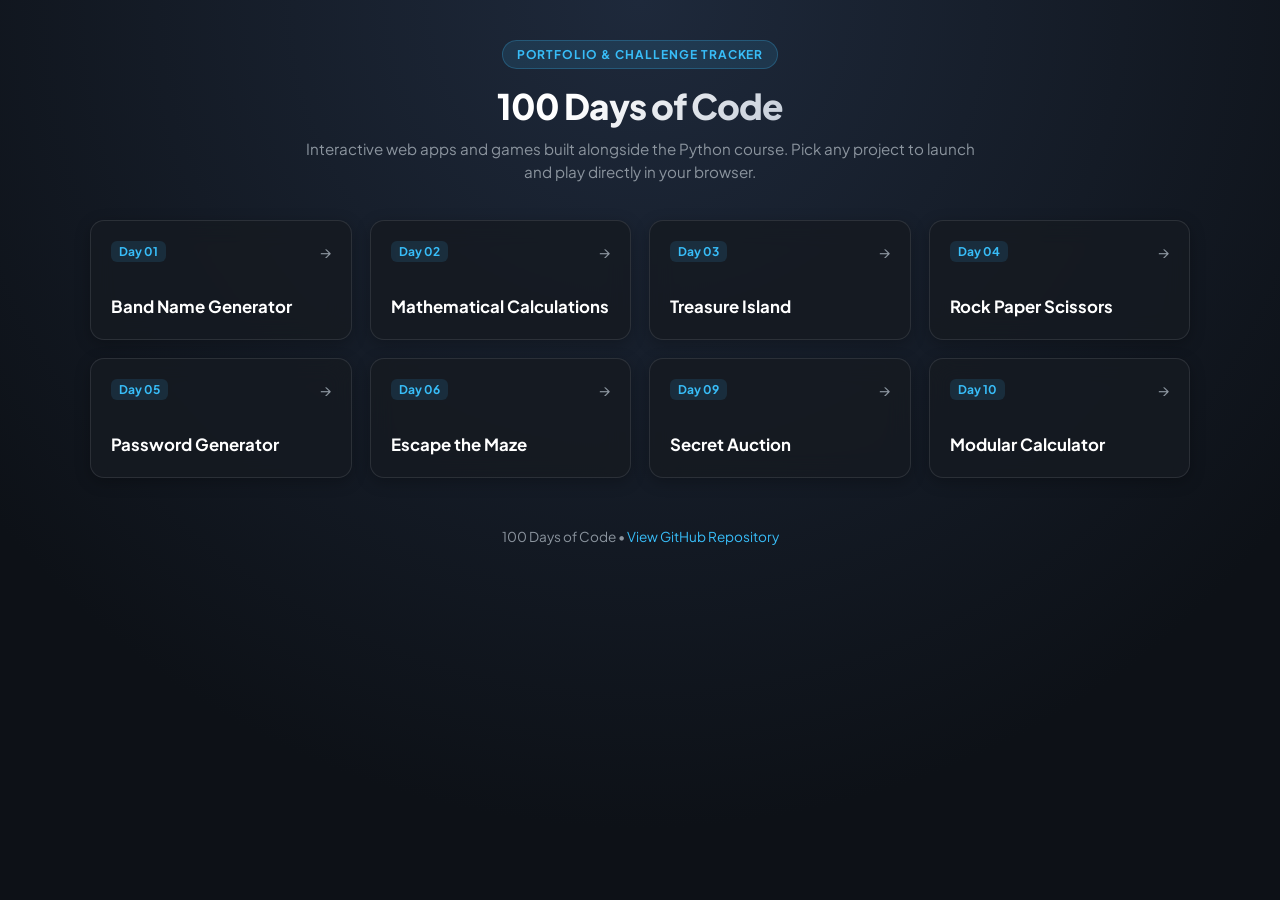
<file: index.html>
﻿<!DOCTYPE html>
<html lang="en">
<head>
  <meta charset="UTF-8">
  <meta name="viewport" content="width=device-width, initial-scale=1.0">
  <title>100 Days of Code 🚀</title>
  <link rel="preconnect" href="https://fonts.googleapis.com">
  <link rel="preconnect" href="https://fonts.gstatic.com" crossorigin>
  <link href="https://fonts.googleapis.com/css2?family=Plus+Jakarta+Sans:wght@400;500;600;700;800&display=swap" rel="stylesheet">
  <style>
    :root {
      --bg: #0d1117;
      --card-bg: rgba(22, 27, 34, 0.85);
      --card-border: rgba(240, 246, 252, 0.1);
      --card-hover: rgba(30, 41, 59, 0.95);
      --accent: #38bdf8;
      --text: #f0f6fc;
      --text-muted: #8b949e;
    }

    * {
      box-sizing: border-box;
      margin: 0;
      padding: 0;
    }

    body {
      font-family: 'Plus Jakarta Sans', -apple-system, BlinkMacSystemFont, "Segoe UI", Roboto, sans-serif;
      min-height: 100vh;
      background: radial-gradient(circle at 50% 0%, #1e293b 0%, #0d1117 75%);
      background-color: var(--bg);
      color: var(--text);
      padding: 40px 20px 60px;
      display: flex;
      flex-direction: column;
      align-items: center;
    }

    .header {
      text-align: center;
      max-width: 680px;
      margin-bottom: 36px;
    }

    .badge {
      display: inline-block;
      font-size: 0.75rem;
      font-weight: 700;
      text-transform: uppercase;
      letter-spacing: 0.08em;
      color: var(--accent);
      background: rgba(56, 189, 248, 0.12);
      border: 1px solid rgba(56, 189, 248, 0.25);
      padding: 6px 14px;
      border-radius: 9999px;
      margin-bottom: 14px;
    }

    h1 {
      font-size: 2.2rem;
      font-weight: 800;
      letter-spacing: -0.03em;
      margin-bottom: 10px;
      background: linear-gradient(135deg, #ffffff 40%, #94a3b8 100%);
      -webkit-background-clip: text;
      -webkit-text-fill-color: transparent;
    }

    p.subtitle {
      font-size: 0.95rem;
      color: var(--text-muted);
      line-height: 1.5;
    }

    .grid {
      display: grid;
      grid-template-columns: repeat(auto-fill, minmax(260px, 1fr));
      gap: 18px;
      width: 100%;
      max-width: 1100px;
    }

    a.card {
      display: flex;
      flex-direction: column;
      justify-content: space-between;
      min-height: 120px;
      padding: 20px;
      background: var(--card-bg);
      border: 1px solid var(--card-border);
      border-radius: 14px;
      text-decoration: none;
      color: var(--text);
      box-shadow: 0 4px 15px rgba(0, 0, 0, 0.25);
      transition: all 0.2s cubic-bezier(0.4, 0, 0.2, 1);
      backdrop-filter: blur(12px);
    }

    a.card:hover {
      transform: translateY(-4px);
      background: var(--card-hover);
      border-color: rgba(56, 189, 248, 0.35);
      box-shadow: 0 10px 25px rgba(0, 0, 0, 0.4), 0 0 20px rgba(56, 189, 248, 0.15);
    }

    .card-top {
      display: flex;
      justify-content: space-between;
      align-items: center;
      margin-bottom: 12px;
    }

    .card-day {
      font-size: 0.75rem;
      font-weight: 700;
      color: var(--accent);
      background: rgba(56, 189, 248, 0.12);
      padding: 3px 8px;
      border-radius: 6px;
    }

    .card-arrow {
      color: var(--text-muted);
      font-size: 1rem;
      transition: transform 0.2s ease;
    }

    a.card:hover .card-arrow {
      transform: translateX(3px);
      color: var(--accent);
    }

    .card-title {
      font-size: 1.05rem;
      font-weight: 700;
      color: #fff;
      line-height: 1.35;
    }

    footer {
      margin-top: 50px;
      color: var(--text-muted);
      font-size: 0.85rem;
      text-align: center;
    }
    
    footer a {
      color: var(--accent);
      text-decoration: none;
    }
  </style>
</head>

<body>

  <header class="header">
    <span class="badge">Portfolio & Challenge Tracker</span>
    <h1>100 Days of Code</h1>
    <p class="subtitle">Interactive web apps and games built alongside the Python course. Pick any project to launch and play directly in your browser.</p>
  </header>

  <div class="grid">
    <a class="card" href="./Day 1 - Band Name Generator/">
      <div class="card-top">
        <span class="card-day">Day 01</span>
        <span class="card-arrow">→</span>
      </div>
      <div class="card-title">Band Name Generator</div>
    </a>

    <a class="card" href="./Day 2 - Mathematical Calculations/">
      <div class="card-top">
        <span class="card-day">Day 02</span>
        <span class="card-arrow">→</span>
      </div>
      <div class="card-title">Mathematical Calculations</div>
    </a>

    <a class="card" href="./Day 3 - Treasure Island/">
      <div class="card-top">
        <span class="card-day">Day 03</span>
        <span class="card-arrow">→</span>
      </div>
      <div class="card-title">Treasure Island</div>
    </a>

    <a class="card" href="./Day 4 - Rock Paper Scissors/">
      <div class="card-top">
        <span class="card-day">Day 04</span>
        <span class="card-arrow">→</span>
      </div>
      <div class="card-title">Rock Paper Scissors</div>
    </a>

    <a class="card" href="./Day 5 - Password Generator/">
      <div class="card-top">
        <span class="card-day">Day 05</span>
        <span class="card-arrow">→</span>
      </div>
      <div class="card-title">Password Generator</div>
    </a>

    <a class="card" href="./Day 6 - Escape the Maze/">
      <div class="card-top">
        <span class="card-day">Day 06</span>
        <span class="card-arrow">→</span>
      </div>
      <div class="card-title">Escape the Maze</div>
    </a>

    <a class="card" href="./Day 9 - Secret Auction/">
      <div class="card-top">
        <span class="card-day">Day 09</span>
        <span class="card-arrow">→</span>
      </div>
      <div class="card-title">Secret Auction</div>
    </a>

    <a class="card" href="./Day 10 - Calculator/">
      <div class="card-top">
        <span class="card-day">Day 10</span>
        <span class="card-arrow">→</span>
      </div>
      <div class="card-title">Modular Calculator</div>
    </a>
  </div>

  <footer>
    <p>100 Days of Code • <a href="https://github.com/aliallam123/100-Days-of-Code" target="_blank">View GitHub Repository</a></p>
  </footer>

</body>
</html>
</file>
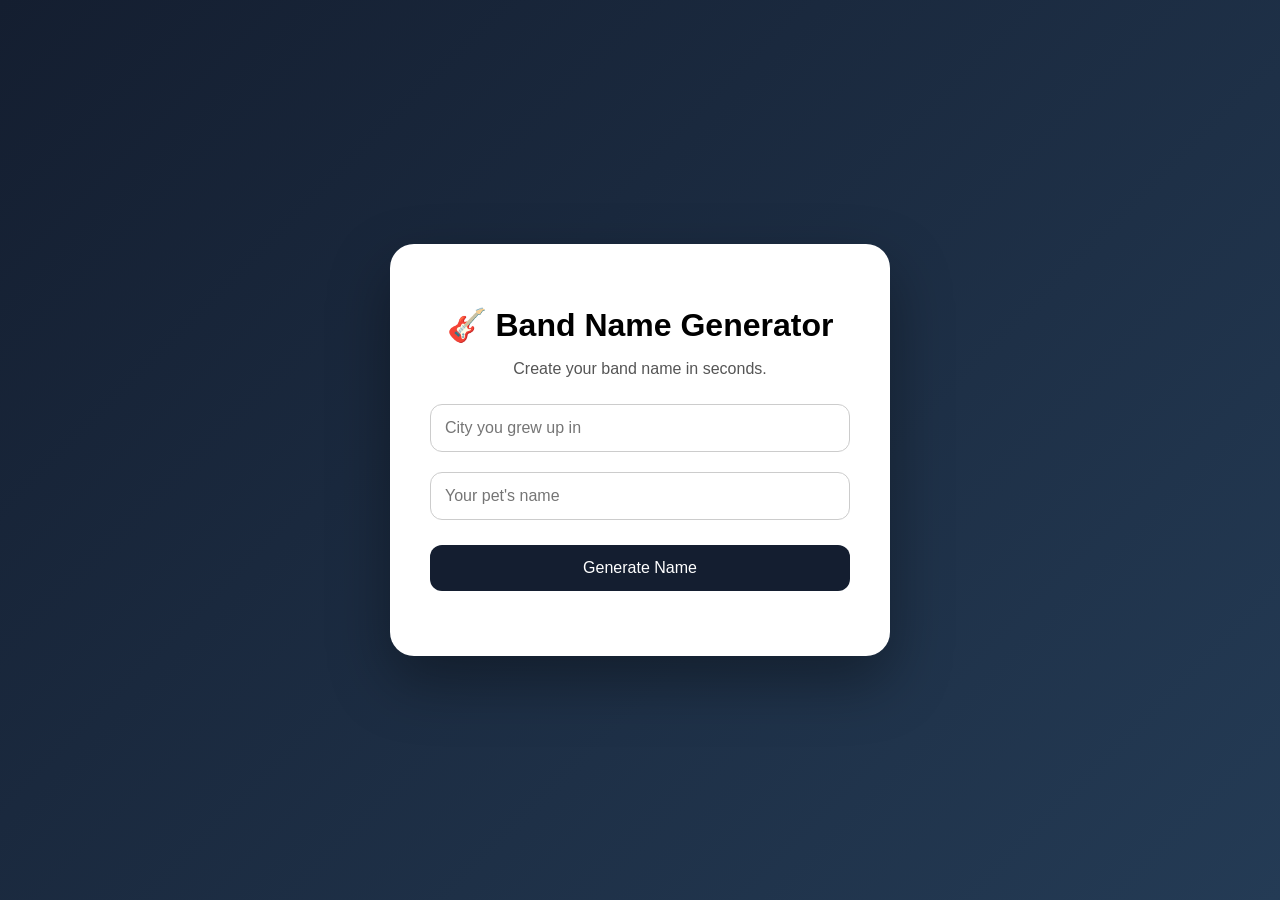
<file: Day 1 - Band Name Generator/index.html>
<!DOCTYPE html>
<html lang="en">
<head>
  <meta charset="UTF-8" />
  <meta name="viewport" content="width=device-width, initial-scale=1.0" />
  <title>Band Name Generator</title>
  <link rel="stylesheet" href="style.css" />
</head>
<body>
  <main class="card">
    <h1>🎸 Band Name Generator</h1>
    <p>Create your band name in seconds.</p>

    <input id="city" type="text" placeholder="City you grew up in" />
    <input id="pet" type="text" placeholder="Your pet's name" />

    <button onclick="generateBandName()">Generate Name</button>

    <h2 id="result"></h2>
  </main>

  <script src="script.js"></script>
</body>
</html>
</file>
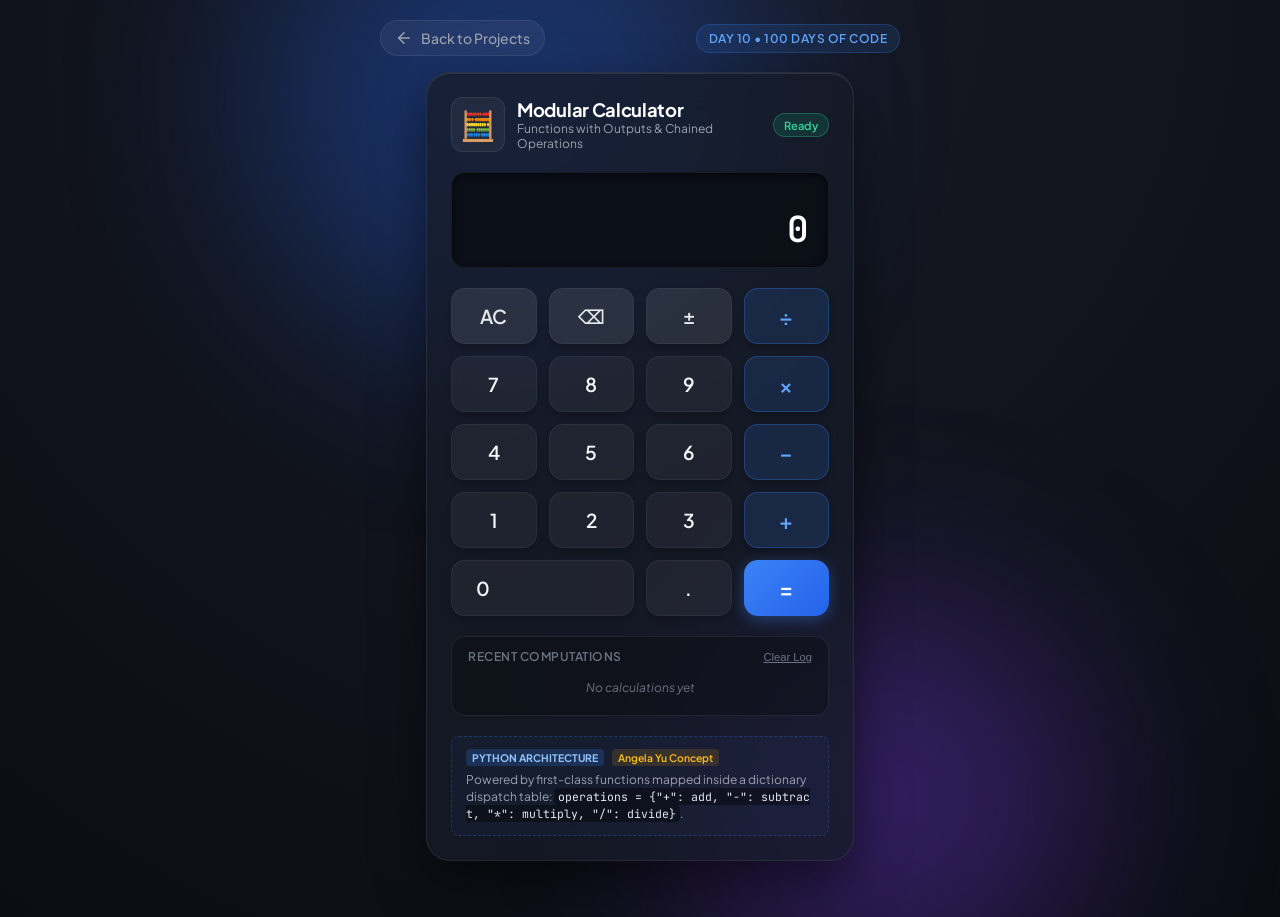
<file: Day 10 - Calculator/index.html>
﻿<!DOCTYPE html>
<html lang="en">
<head>
  <meta charset="UTF-8" />
  <meta name="viewport" content="width=device-width, initial-scale=1.0" />
  <title>Day 10 - Modular Calculator</title>
  <link rel="preconnect" href="https://fonts.googleapis.com">
  <link rel="preconnect" href="https://fonts.gstatic.com" crossorigin>
  <link href="https://fonts.googleapis.com/css2?family=Plus+Jakarta+Sans:wght@400;500;600;700;800&family=JetBrains+Mono:wght@400;600&display=swap" rel="stylesheet">
  <link rel="stylesheet" href="style.css" />
</head>
<body>
  <div class="ambient-glow glow-1"></div>
  <div class="ambient-glow glow-2"></div>

  <header class="top-nav">
    <a href="../index.html" class="nav-back">
      <svg width="18" height="18" viewBox="0 0 24 24" fill="none" stroke="currentColor" stroke-width="2" stroke-linecap="round" stroke-linejoin="round">
        <line x1="19" y1="12" x2="5" y2="12"></line>
        <polyline points="12 19 5 12 12 5"></polyline>
      </svg>
      <span>Back to Projects</span>
    </a>
    <div class="badge">Day 10 • 100 Days of Code</div>
  </header>

  <main class="container">
    <div class="calculator-card">
      <div class="calc-header">
        <div class="calc-title">
          <span class="icon">🧮</span>
          <div>
            <h1>Modular Calculator</h1>
            <p>Functions with Outputs & Chained Operations</p>
          </div>
        </div>
        <div class="status-chip" id="statusChip">Ready</div>
      </div>

      <!-- Display -->
      <div class="calc-display-wrap">
        <div class="history-display" id="historyDisplay">&nbsp;</div>
        <div class="main-display" id="mainDisplay">0</div>
      </div>

      <!-- Keypad -->
      <div class="keypad">
        <button type="button" class="btn btn-action" id="btnClear">AC</button>
        <button type="button" class="btn btn-action" id="btnDelete" aria-label="Delete">⌫</button>
        <button type="button" class="btn btn-action" id="btnToggleSign">±</button>
        <button type="button" class="btn btn-operator" data-op="/">÷</button>

        <button type="button" class="btn btn-number" data-num="7">7</button>
        <button type="button" class="btn btn-number" data-num="8">8</button>
        <button type="button" class="btn btn-number" data-num="9">9</button>
        <button type="button" class="btn btn-operator" data-op="*">×</button>

        <button type="button" class="btn btn-number" data-num="4">4</button>
        <button type="button" class="btn btn-number" data-num="5">5</button>
        <button type="button" class="btn btn-number" data-num="6">6</button>
        <button type="button" class="btn btn-operator" data-op="-">−</button>

        <button type="button" class="btn btn-number" data-num="1">1</button>
        <button type="button" class="btn btn-number" data-num="2">2</button>
        <button type="button" class="btn btn-number" data-num="3">3</button>
        <button type="button" class="btn btn-operator" data-op="+">+</button>

        <button type="button" class="btn btn-number btn-zero" data-num="0">0</button>
        <button type="button" class="btn btn-number" id="btnDot">.</button>
        <button type="button" class="btn btn-equals" id="btnEquals">=</button>
      </div>

      <!-- History toggle / log -->
      <div class="history-panel">
        <div class="history-title">
          <span>Recent Computations</span>
          <button type="button" class="btn-clear-history" id="btnClearHistory">Clear Log</button>
        </div>
        <ul class="history-list" id="historyList">
          <li class="empty-state">No calculations yet</li>
        </ul>
      </div>

      <!-- Logic explanation accordion / banner -->
      <div class="python-logic-card">
        <div class="logic-header">
          <span class="code-tag">Python Architecture</span>
          <span class="yu-tag">Angela Yu Concept</span>
        </div>
        <p class="logic-text">
          Powered by first-class functions mapped inside a dictionary dispatch table:
          <code>operations = {"+": add, "-": subtract, "*": multiply, "/": divide}</code>.
        </p>
      </div>
    </div>
  </main>

  <script src="script.js"></script>
</body>
</html>
</file>
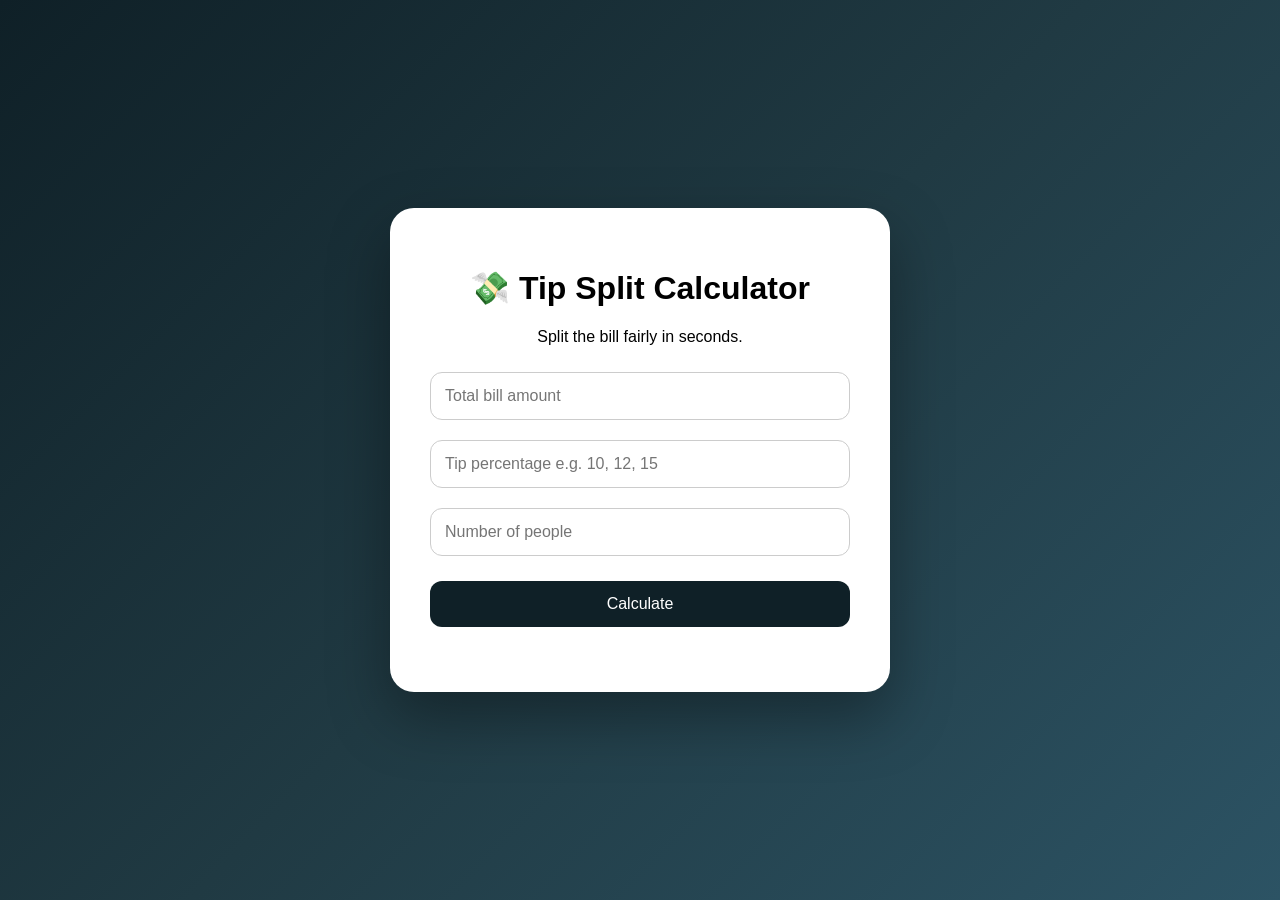
<file: Day 2 - Mathematical Calculations/index.html>
<!DOCTYPE html>
<html>
<head>
  <title>Tip Split Calculator</title>
  <link rel="stylesheet" href="style.css">
</head>
<body>
  <main class="card">
    <h1>💸 Tip Split Calculator</h1>
    <p>Split the bill fairly in seconds.</p>

    <input id="bill" type="number" placeholder="Total bill amount">
    <input id="tip" type="number" placeholder="Tip percentage e.g. 10, 12, 15">
    <input id="people" type="number" placeholder="Number of people">

    <button onclick="calculateTip()">Calculate</button>

    <h2 id="result"></h2>
  </main>

  <script src="script.js"></script>
</body>
</html>
</file>
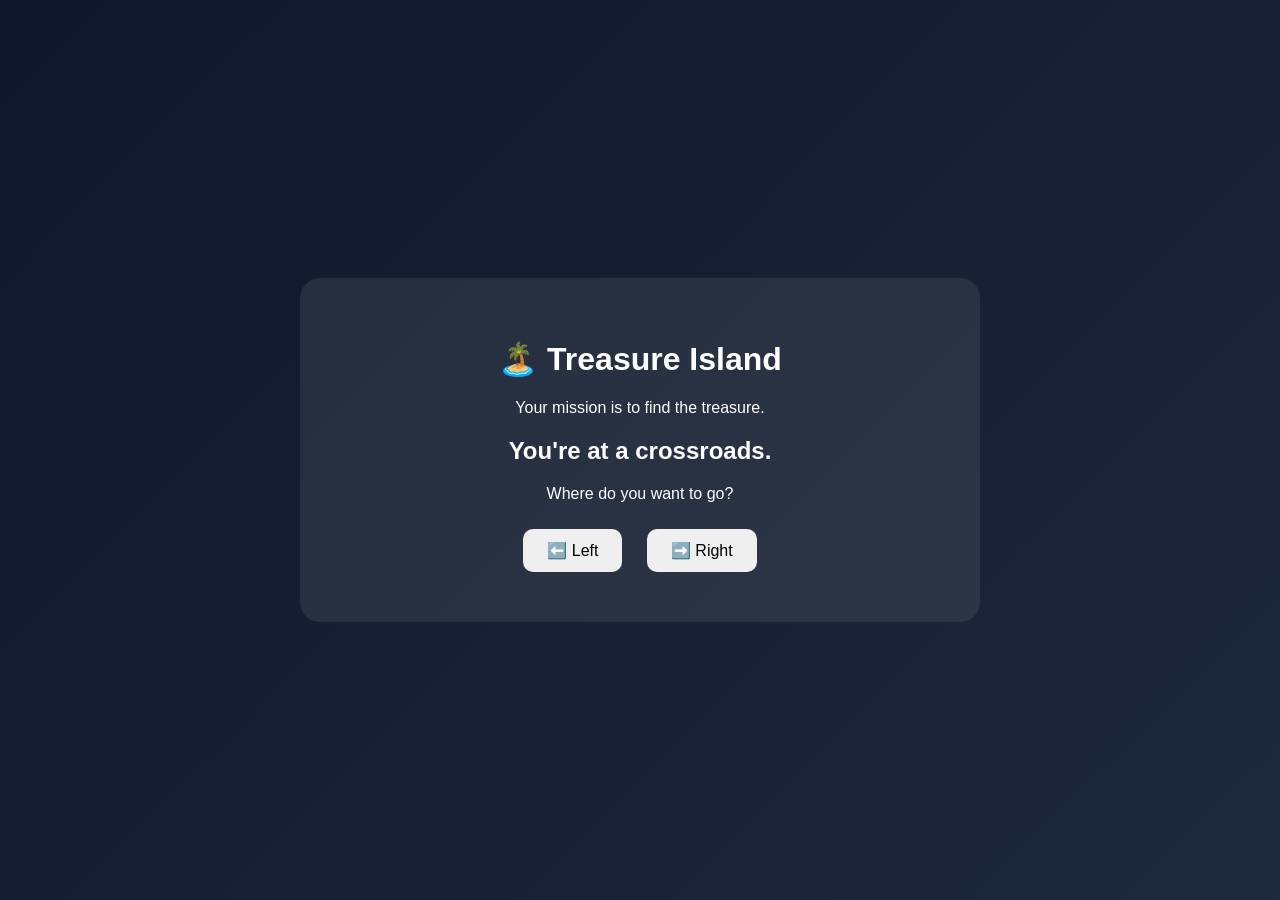
<file: Day 3 - Treasure Island/index.html>
<!DOCTYPE html>
<html lang="en">
<head>
    <meta charset="UTF-8">
    <meta name="viewport" content="width=device-width, initial-scale=1.0">
    <title>Treasure Island</title>
    <link rel="stylesheet" href="style.css">
</head>
<body>

    <div class="game-container">
        <h1>🏝️ Treasure Island</h1>
        <p>Your mission is to find the treasure.</p>

        <div id="story">
            <h2>You're at a crossroads.</h2>
            <p>Where do you want to go?</p>

            <button onclick="chooseDirection('left')">⬅️ Left</button>
            <button onclick="chooseDirection('right')">➡️ Right</button>
        </div>
    </div>

    <script src="script.js"></script>

</body>
</html>
</file>
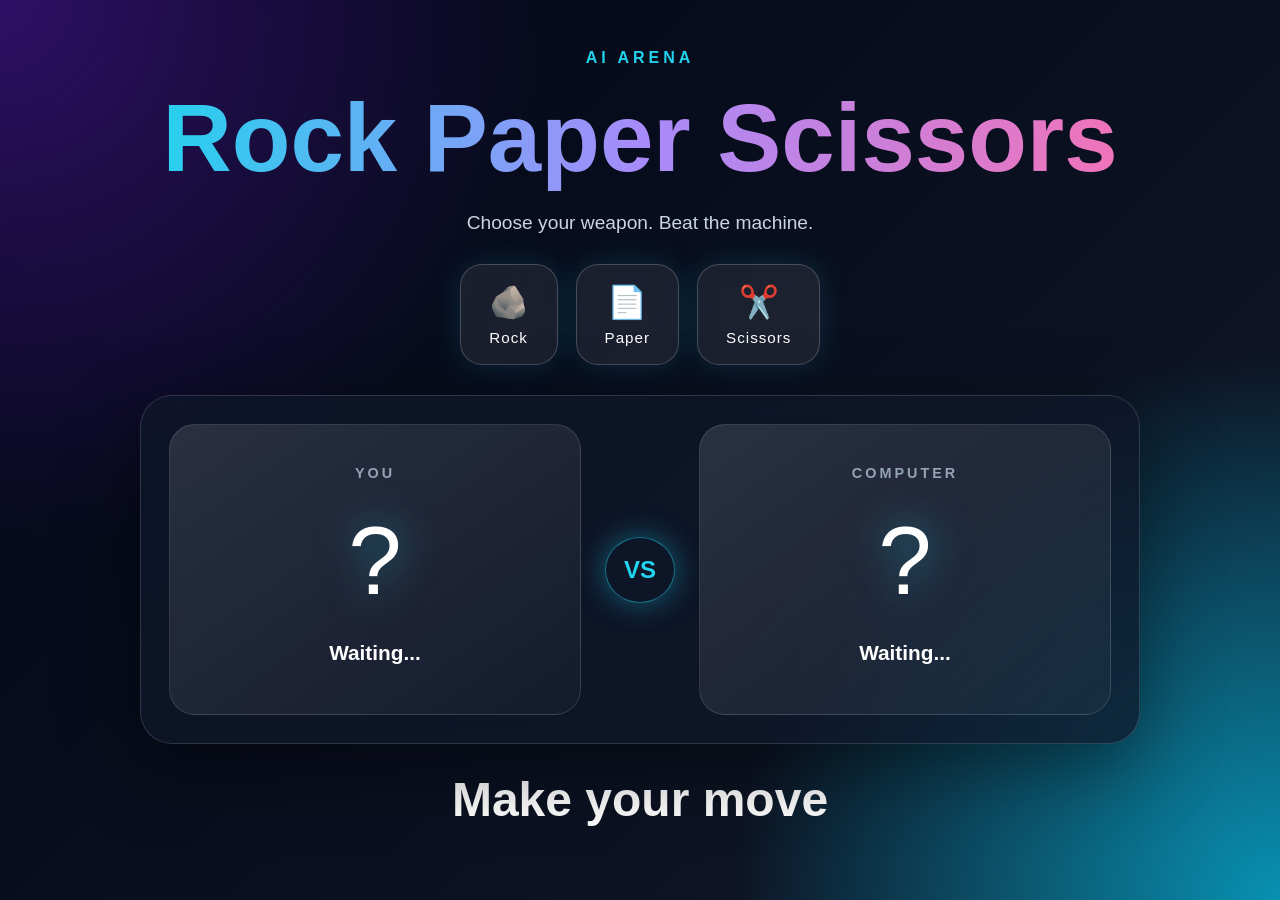
<file: Day 4 - Rock Paper Scissors/index.html>
<!DOCTYPE html>
<html lang="en">
<head>
  <meta charset="UTF-8" />
  <meta name="viewport" content="width=device-width, initial-scale=1.0" />
  <title>Neon RPS</title>
  <link rel="stylesheet" href="style.css" />
</head>
<body>
  <main class="app">
    <section class="hero">
      <p class="eyebrow">AI Arena</p>
      <h1>Rock Paper Scissors</h1>
      <p class="subtitle">Choose your weapon. Beat the machine.</p>

      <div class="choices">
        <button onclick="playGame(0)">🪨<span>Rock</span></button>
        <button onclick="playGame(1)">📄<span>Paper</span></button>
        <button onclick="playGame(2)">✂️<span>Scissors</span></button>
      </div>
    </section>

    <section class="battle-card">
      <div class="player-panel">
        <h2>You</h2>
        <div id="player-icon" class="icon">?</div>
        <p id="player-name">Waiting...</p>
      </div>

      <div class="vs">VS</div>

      <div class="player-panel">
        <h2>Computer</h2>
        <div id="computer-icon" class="icon">?</div>
        <p id="computer-name">Waiting...</p>
      </div>
    </section>

    <h2 id="result-message" class="result">Make your move</h2>
  </main>

  <script src="script.js"></script>
</body>
</html>
</file>
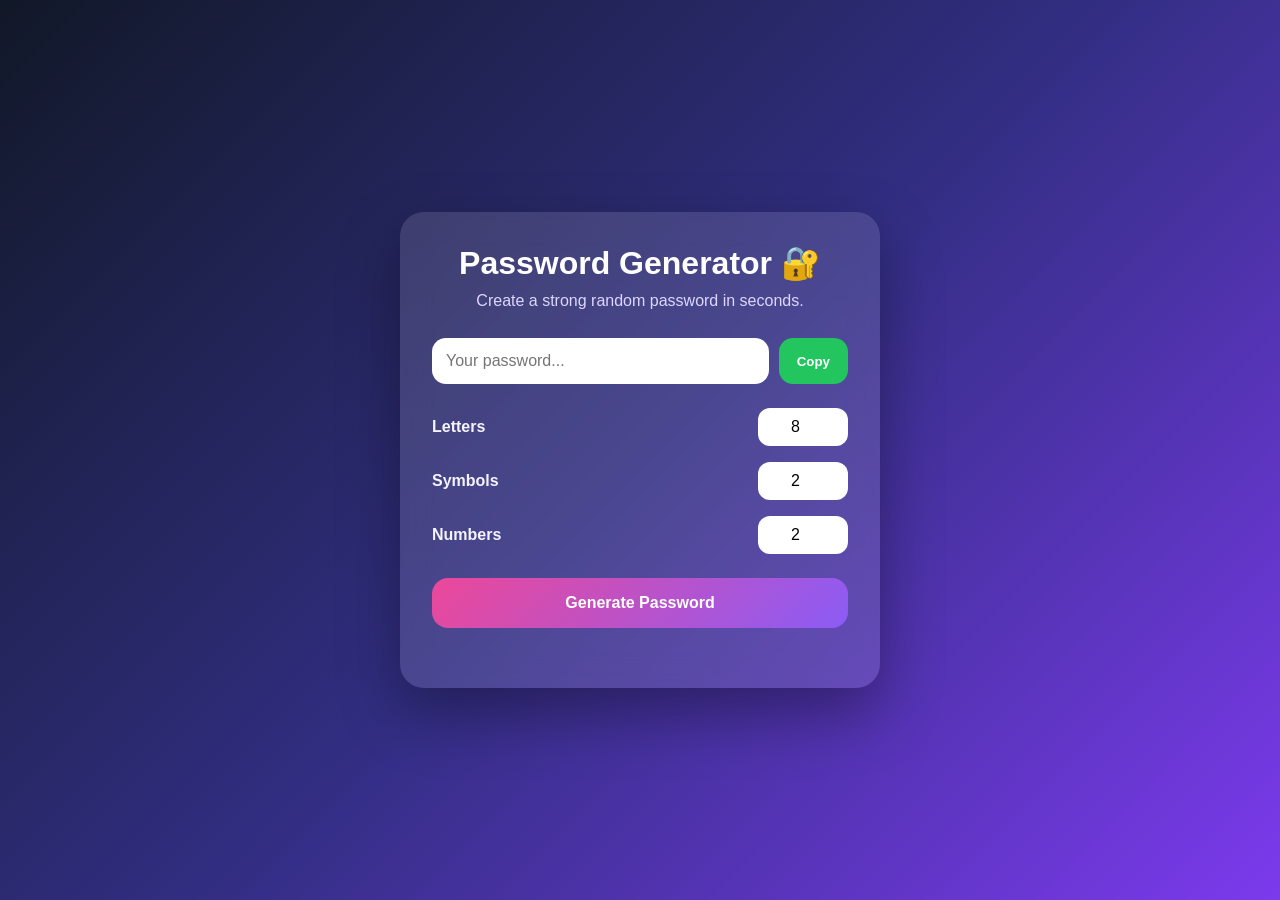
<file: Day 5 - Password Generator/index.html>
<!DOCTYPE html>
<html lang="en">
<head>
  <meta charset="UTF-8" />
  <meta name="viewport" content="width=device-width, initial-scale=1.0" />
  <title>Password Generator</title>
  <link rel="stylesheet" href="style.css" />
</head>
<body>
  <main class="card">
    <h1>Password Generator 🔐</h1>
    <p>Create a strong random password in seconds.</p>

    <div class="password-box">
      <input type="text" id="password" readonly placeholder="Your password..." />
      <button id="copyBtn">Copy</button>
    </div>

    <div class="controls">
      <label>
        Letters
        <input type="number" id="letters" min="0" value="8" />
      </label>

      <label>
        Symbols
        <input type="number" id="symbols" min="0" value="2" />
      </label>

      <label>
        Numbers
        <input type="number" id="numbers" min="0" value="2" />
      </label>
    </div>

    <button class="generate-btn" id="generateBtn">Generate Password</button>

    <p id="message"></p>
  </main>

  <script src="script.js"></script>
</body>
</html>
</file>
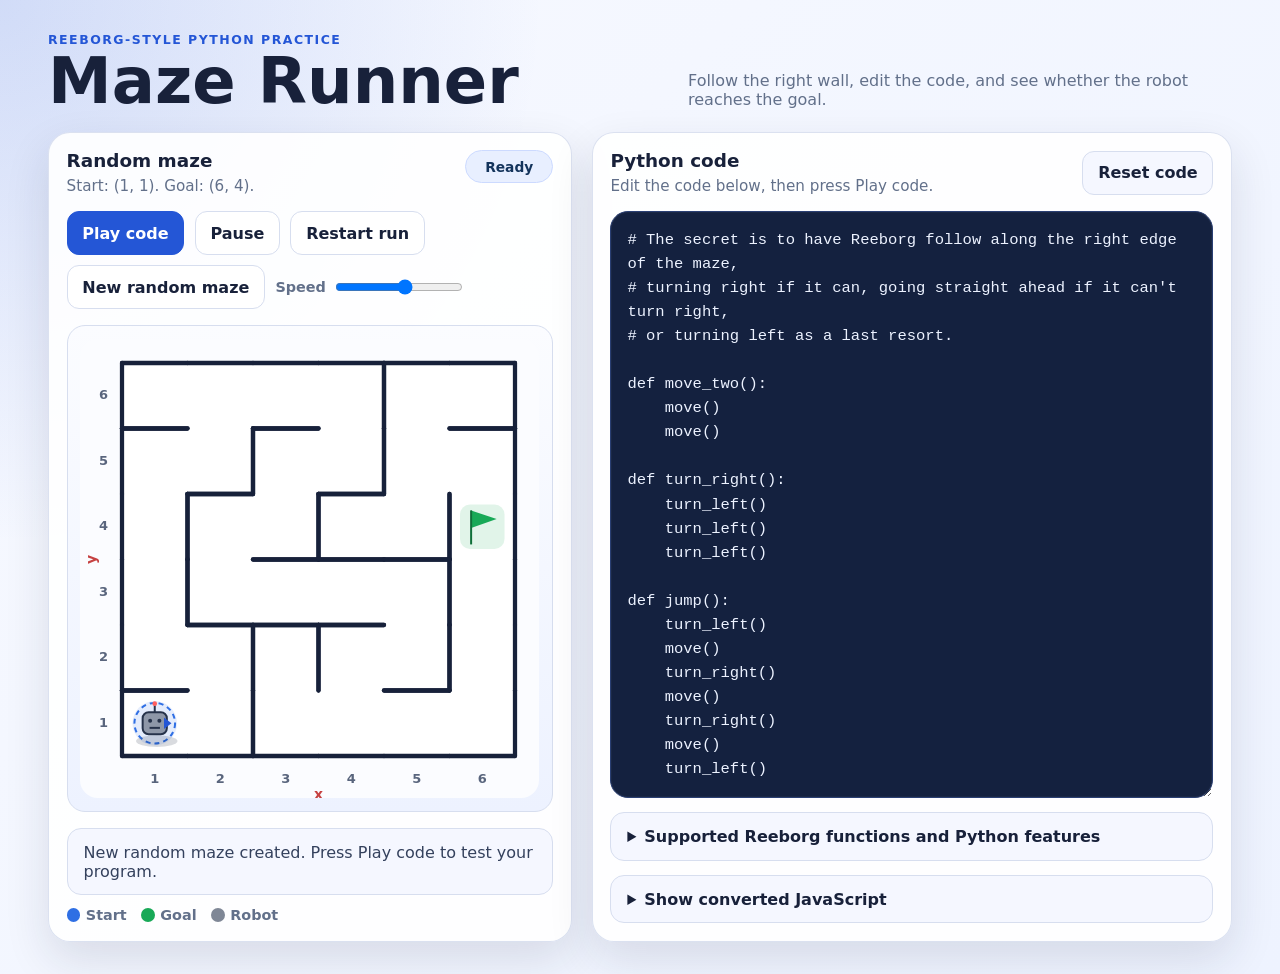
<file: Day 6 - Escape the Maze/index.html>
<!DOCTYPE html>
<html lang="en">
<head>
  <meta charset="UTF-8" />
  <meta name="viewport" content="width=device-width, initial-scale=1.0" />
  <title>Reeborg Maze Runner</title>
  <link rel="stylesheet" href="style.css" />
</head>
<body>
  <header class="topbar">
    <div>
      <p class="eyebrow">Reeborg-style Python practice</p>
      <h1>Maze Runner</h1>
    </div>
    <p class="header-note">Follow the right wall, edit the code, and see whether the robot reaches the goal.</p>
  </header>

  <main class="layout">
    <section class="panel maze-panel" aria-label="Maze playground">
      <div class="panel-heading">
        <div>
          <h2>Random maze</h2>
          <p id="mazeInfo">Start: (1, 1). Goal: (6, 4).</p>
        </div>
        <span id="runBadge" class="badge">Ready</span>
      </div>

      <div class="controls" aria-label="Simulation controls">
        <button id="playBtn" class="primary">Play code</button>
        <button id="pauseBtn">Pause</button>
        <button id="restartBtn">Restart run</button>
        <button id="newMazeBtn">New random maze</button>
        <label class="speed-label" for="speedSlider">
          Speed
          <input id="speedSlider" type="range" min="1" max="10" value="6" />
        </label>
      </div>

      <div class="canvas-wrap">
        <canvas id="mazeCanvas" aria-label="A random Reeborg maze" role="img"></canvas>
      </div>

      <p id="status" class="status">Press Play code to run the Python-like Reeborg program.</p>
      <div class="legend" aria-label="Maze legend">
        <span><i class="dot start"></i>Start</span>
        <span><i class="dot goal"></i>Goal</span>
        <span><i class="dot robot"></i>Robot</span>
      </div>
    </section>

    <section class="panel editor-panel" aria-label="Code editor">
      <div class="panel-heading editor-heading">
        <div>
          <h2>Python code</h2>
          <p>Edit the code below, then press Play code.</p>
        </div>
        <button id="resetCodeBtn" class="ghost">Reset code</button>
      </div>

      <textarea id="codeEditor" spellcheck="false" aria-label="Python-like Reeborg code editor"></textarea>

      <details class="help-box">
        <summary>Supported Reeborg functions and Python features</summary>
        <p>
          This page runs a small Reeborg-style subset: <code>move()</code>, <code>turn_left()</code>,
          <code>front_is_clear()</code>, <code>right_is_clear()</code>, <code>wall_in_front()</code>,
          <code>wall_on_right()</code>, <code>at_goal()</code>, <code>is_facing_north()</code>,
          <code>def</code>, <code>if</code>, <code>elif</code>, <code>else</code>, <code>while</code>,
          <code>not</code>, <code>and</code>, <code>or</code>, and simple <code>repeat 3:</code> loops.
        </p>
        <p class="small-note">It is meant for your own practice code, not for running code copied from unknown sources.</p>
      </details>

      <details class="help-box converted-box">
        <summary>Show converted JavaScript</summary>
        <pre id="convertedCode">Press Play code to see the converted JavaScript.</pre>
      </details>
    </section>
  </main>

  <script src="app.js"></script>
</body>
</html>
</file>
<file: Day 1 - Band Name Generator/style.css>
body {
  margin: 0;
  min-height: 100vh;
  font-family: Arial, sans-serif;
  background: linear-gradient(135deg, #141e30, #243b55);
  display: flex;
  justify-content: center;
  align-items: center;
}

.card {
  background: white;
  padding: 40px;
  border-radius: 24px;
  width: 90%;
  max-width: 420px;
  text-align: center;
  box-shadow: 0 25px 60px rgba(0, 0, 0, 0.35);
}

h1 {
  margin-bottom: 10px;
}

p {
  color: #555;
}

input {
  width: 100%;
  box-sizing: border-box;
  padding: 14px;
  margin: 10px 0;
  border-radius: 12px;
  border: 1px solid #ccc;
  font-size: 16px;
}

button {
  width: 100%;
  margin-top: 15px;
  padding: 14px;
  border: none;
  border-radius: 12px;
  background: #141e30;
  color: white;
  font-size: 16px;
  cursor: pointer;
}

button:hover {
  background: #243b55;
}

#result {
  margin-top: 25px;
  color: #141e30;
}
</file>
<file: Day 10 - Calculator/style.css>
﻿:root {
  --bg-gradient: radial-gradient(circle at 50% 0%, #171b26 0%, #0b0d13 100%);
  --card-bg: rgba(22, 27, 39, 0.75);
  --card-border: rgba(255, 255, 255, 0.08);
  --text-main: #f3f4f6;
  --text-muted: #9ca3af;
  --text-dim: #6b7280;
  --accent-primary: #3b82f6;
  --accent-glow: rgba(59, 130, 246, 0.35);
  --accent-orange: #f59e0b;
  --btn-num-bg: rgba(255, 255, 255, 0.05);
  --btn-num-hover: rgba(255, 255, 255, 0.12);
  --btn-act-bg: rgba(255, 255, 255, 0.09);
  --btn-act-hover: rgba(255, 255, 255, 0.18);
  --btn-op-bg: rgba(59, 130, 246, 0.15);
  --btn-op-border: rgba(59, 130, 246, 0.3);
  --btn-op-hover: rgba(59, 130, 246, 0.28);
  --btn-equals-bg: linear-gradient(135deg, #3b82f6 0%, #2563eb 100%);
  --btn-equals-hover: linear-gradient(135deg, #60a5fa 0%, #3b82f6 100%);
  --display-bg: rgba(11, 14, 21, 0.85);
  --radius-lg: 24px;
  --radius-md: 14px;
  --radius-sm: 8px;
}

* {
  margin: 0;
  padding: 0;
  box-sizing: border-box;
  -webkit-font-smoothing: antialiased;
}

body {
  min-height: 100vh;
  background: var(--bg-gradient);
  background-color: #0b0d13;
  color: var(--text-main);
  font-family: 'Plus Jakarta Sans', system-ui, -apple-system, sans-serif;
  display: flex;
  flex-direction: column;
  position: relative;
  overflow-x: hidden;
  padding-bottom: 40px;
}

/* Ambient glow background */
.ambient-glow {
  position: fixed;
  border-radius: 50%;
  filter: blur(100px);
  pointer-events: none;
  z-index: 0;
  opacity: 0.35;
}

.glow-1 {
  width: 500px;
  height: 500px;
  background: #2563eb;
  top: -150px;
  left: 20%;
}

.glow-2 {
  width: 400px;
  height: 400px;
  background: #7c3aed;
  bottom: -100px;
  right: 15%;
}

/* Header */
.top-nav {
  position: relative;
  z-index: 10;
  max-width: 560px;
  width: 100%;
  margin: 20px auto 0;
  padding: 0 20px;
  display: flex;
  justify-content: space-between;
  align-items: center;
}

.nav-back {
  display: inline-flex;
  align-items: center;
  gap: 8px;
  color: var(--text-muted);
  text-decoration: none;
  font-size: 0.875rem;
  font-weight: 500;
  padding: 8px 14px;
  background: rgba(255, 255, 255, 0.05);
  border: 1px solid var(--card-border);
  border-radius: 9999px;
  backdrop-filter: blur(8px);
  transition: all 0.2s ease;
}

.nav-back:hover {
  color: #ffffff;
  background: rgba(255, 255, 255, 0.1);
  transform: translateX(-2px);
}

.badge {
  font-size: 0.75rem;
  font-weight: 600;
  letter-spacing: 0.5px;
  text-transform: uppercase;
  color: #60a5fa;
  background: rgba(59, 130, 246, 0.12);
  border: 1px solid rgba(59, 130, 246, 0.25);
  padding: 6px 12px;
  border-radius: 9999px;
}

/* Container */
.container {
  position: relative;
  z-index: 10;
  max-width: 460px;
  width: 100%;
  margin: 16px auto;
  padding: 0 16px;
}

.calculator-card {
  background: var(--card-bg);
  border: 1px solid var(--card-border);
  border-radius: var(--radius-lg);
  backdrop-filter: blur(20px);
  -webkit-backdrop-filter: blur(20px);
  box-shadow: 0 20px 50px rgba(0, 0, 0, 0.5), inset 0 1px 0 rgba(255, 255, 255, 0.1);
  padding: 24px;
  display: flex;
  flex-direction: column;
  gap: 20px;
}

/* Card Header */
.calc-header {
  display: flex;
  justify-content: space-between;
  align-items: center;
}

.calc-title {
  display: flex;
  align-items: center;
  gap: 12px;
}

.calc-title .icon {
  font-size: 1.8rem;
  background: rgba(255, 255, 255, 0.05);
  padding: 8px;
  border-radius: 12px;
  border: 1px solid var(--card-border);
}

.calc-title h1 {
  font-size: 1.15rem;
  font-weight: 700;
  color: #fff;
  letter-spacing: -0.3px;
}

.calc-title p {
  font-size: 0.75rem;
  color: var(--text-muted);
}

.status-chip {
  font-size: 0.7rem;
  font-weight: 600;
  padding: 4px 10px;
  border-radius: 9999px;
  background: rgba(16, 185, 129, 0.15);
  color: #34d399;
  border: 1px solid rgba(52, 211, 153, 0.3);
  transition: all 0.2s ease;
}

.status-chip.accumulating {
  background: rgba(245, 158, 11, 0.15);
  color: #fbbf24;
  border-color: rgba(251, 191, 36, 0.3);
}

/* Display */
.calc-display-wrap {
  background: var(--display-bg);
  border: 1px solid rgba(255, 255, 255, 0.06);
  border-radius: var(--radius-md);
  padding: 16px 20px;
  text-align: right;
  box-shadow: inset 0 2px 6px rgba(0, 0, 0, 0.6);
  display: flex;
  flex-direction: column;
  justify-content: flex-end;
  min-height: 96px;
  overflow: hidden;
}

.history-display {
  font-family: 'JetBrains Mono', monospace;
  font-size: 0.85rem;
  color: var(--text-dim);
  min-height: 1.2rem;
  word-break: break-all;
  transition: color 0.15s ease;
}

.main-display {
  font-family: 'JetBrains Mono', monospace;
  font-size: 2.25rem;
  font-weight: 600;
  color: #ffffff;
  line-height: 1.2;
  word-break: break-all;
  letter-spacing: -0.5px;
}

/* Keypad Grid */
.keypad {
  display: grid;
  grid-template-columns: repeat(4, 1fr);
  gap: 12px;
}

.btn {
  font-family: 'Plus Jakarta Sans', system-ui, sans-serif;
  font-size: 1.2rem;
  font-weight: 600;
  border-radius: var(--radius-md);
  height: 56px;
  border: 1px solid rgba(255, 255, 255, 0.05);
  cursor: pointer;
  display: flex;
  align-items: center;
  justify-content: center;
  user-select: none;
  transition: all 0.12s cubic-bezier(0.4, 0, 0.2, 1);
  box-shadow: 0 4px 6px rgba(0, 0, 0, 0.2);
}

.btn:active {
  transform: scale(0.95);
}

/* Number buttons */
.btn-number {
  background: var(--btn-num-bg);
  color: var(--text-main);
}

.btn-number:hover {
  background: var(--btn-num-hover);
  color: #fff;
}

/* Action buttons */
.btn-action {
  background: var(--btn-act-bg);
  color: #e5e7eb;
}

.btn-action:hover {
  background: var(--btn-act-hover);
}

/* Operator buttons */
.btn-operator {
  background: var(--btn-op-bg);
  border: 1px solid var(--btn-op-border);
  color: #60a5fa;
  font-size: 1.35rem;
}

.btn-operator:hover {
  background: var(--btn-op-hover);
  color: #93c5fd;
  box-shadow: 0 0 12px var(--accent-glow);
}

.btn-operator.active-op {
  background: #3b82f6;
  color: #ffffff;
  box-shadow: 0 0 15px var(--accent-glow);
}

/* Equals button */
.btn-equals {
  background: var(--btn-equals-bg);
  color: #ffffff;
  font-size: 1.4rem;
  border: none;
  box-shadow: 0 4px 15px var(--accent-glow);
}

.btn-equals:hover {
  background: var(--btn-equals-hover);
  box-shadow: 0 6px 20px var(--accent-glow);
}

.btn-zero {
  grid-column: span 2;
  justify-content: flex-start;
  padding-left: 24px;
}

/* History log */
.history-panel {
  background: rgba(0, 0, 0, 0.25);
  border: 1px solid var(--card-border);
  border-radius: var(--radius-md);
  padding: 12px 16px;
}

.history-title {
  display: flex;
  justify-content: space-between;
  align-items: center;
  font-size: 0.75rem;
  font-weight: 600;
  text-transform: uppercase;
  letter-spacing: 0.5px;
  color: var(--text-dim);
  margin-bottom: 8px;
}

.btn-clear-history {
  background: none;
  border: none;
  color: var(--text-dim);
  font-size: 0.7rem;
  cursor: pointer;
  text-decoration: underline;
  transition: color 0.15s ease;
}

.btn-clear-history:hover {
  color: #f87171;
}

.history-list {
  list-style: none;
  max-height: 90px;
  overflow-y: auto;
  display: flex;
  flex-direction: column;
  gap: 6px;
}

.history-list::-webkit-scrollbar {
  width: 4px;
}

.history-list::-webkit-scrollbar-thumb {
  background: rgba(255, 255, 255, 0.15);
  border-radius: 4px;
}

.history-item {
  font-family: 'JetBrains Mono', monospace;
  font-size: 0.8rem;
  color: var(--text-muted);
  display: flex;
  justify-content: space-between;
  padding: 4px 0;
  border-bottom: 1px dashed rgba(255, 255, 255, 0.05);
  cursor: pointer;
}

.history-item:hover {
  color: #60a5fa;
}

.empty-state {
  font-size: 0.75rem;
  color: var(--text-dim);
  font-style: italic;
  text-align: center;
  padding: 8px 0;
}

/* Python Architecture Note */
.python-logic-card {
  background: rgba(59, 130, 246, 0.05);
  border: 1px dashed rgba(59, 130, 246, 0.25);
  border-radius: var(--radius-sm);
  padding: 12px 14px;
}

.logic-header {
  display: flex;
  align-items: center;
  gap: 8px;
  margin-bottom: 6px;
}

.code-tag {
  font-size: 0.65rem;
  font-weight: 700;
  text-transform: uppercase;
  background: rgba(59, 130, 246, 0.2);
  color: #93c5fd;
  padding: 2px 6px;
  border-radius: 4px;
}

.yu-tag {
  font-size: 0.65rem;
  color: #fbbf24;
  background: rgba(245, 158, 11, 0.15);
  padding: 2px 6px;
  border-radius: 4px;
  font-weight: 600;
}

.logic-text {
  font-size: 0.75rem;
  line-height: 1.4;
  color: var(--text-muted);
}

.logic-text code {
  font-family: 'JetBrains Mono', monospace;
  font-size: 0.72rem;
  color: #e2e8f0;
  background: rgba(0, 0, 0, 0.4);
  padding: 1px 4px;
  border-radius: 4px;
  word-break: break-all;
}
</file>
<file: Day 2 - Mathematical Calculations/style.css>
body {
  margin: 0;
  min-height: 100vh;
  font-family: Arial, sans-serif;
  background: linear-gradient(135deg, #0f2027, #203a43, #2c5364);
  display: flex;
  justify-content: center;
  align-items: center;
}

.card {
  background: white;
  width: 90%;
  max-width: 420px;
  padding: 40px;
  border-radius: 24px;
  text-align: center;
  box-shadow: 0 25px 60px rgba(0, 0, 0, 0.35);
}

input {
  width: 100%;
  box-sizing: border-box;
  padding: 14px;
  margin: 10px 0;
  border-radius: 12px;
  border: 1px solid #ccc;
  font-size: 16px;
}

button {
  width: 100%;
  margin-top: 15px;
  padding: 14px;
  border: none;
  border-radius: 12px;
  background: #0f2027;
  color: white;
  font-size: 16px;
  cursor: pointer;
}

button:hover {
  background: #203a43;
}

#result {
  margin-top: 25px;
  color: #0f2027;
}


print("Welcome to the tip calculator!")
total_bill = float(input("What was the total bill?\n$"))
tip = float(input("How much tip would you like to give?\n10, 12, or 15?\n"))
people = float(input("How many people to split the bill?"))

total_with_tip = total_bill + (total_bill * (tip / 100))

amount = round((total_with_tip / people),2)

print("Each person should pay: $" + str(amount))
</file>
<file: Day 3 - Treasure Island/style.css>
body {
    margin: 0;
    min-height: 100vh;
    display: flex;
    justify-content: center;
    align-items: center;
    font-family: Arial, sans-serif;
    background: linear-gradient(135deg, #0f172a, #1e293b);
    color: white;
}

.game-container {
    text-align: center;
    background: rgba(255,255,255,0.08);
    padding: 40px;
    border-radius: 20px;
    width: 90%;
    max-width: 600px;
}

button {
    margin: 10px;
    padding: 12px 24px;
    border: none;
    border-radius: 10px;
    cursor: pointer;
    font-size: 16px;
}

button:hover {
    transform: scale(1.05);
}

.win {
    color: #22c55e;
}

.lose {
    color: #ef4444;
}
</file>
<file: Day 4 - Rock Paper Scissors/style.css>
* {
  box-sizing: border-box;
}

body {
  margin: 0;
  min-height: 100vh;
  font-family: Arial, sans-serif;
  color: white;
  background:
    radial-gradient(circle at top left, #2e1065, transparent 35%),
    radial-gradient(circle at bottom right, #0891b2, transparent 35%),
    linear-gradient(135deg, #020617, #111827);
  display: flex;
  justify-content: center;
  align-items: center;
}

.app {
  width: min(1000px, 92%);
  text-align: center;
}

.hero {
  margin-bottom: 30px;
}

.eyebrow {
  color: #22d3ee;
  text-transform: uppercase;
  letter-spacing: 4px;
  font-weight: bold;
}

h1 {
  font-size: clamp(3rem, 8vw, 6rem);
  margin: 10px 0;
  background: linear-gradient(90deg, #22d3ee, #a78bfa, #f472b6);
  -webkit-background-clip: text;
  color: transparent;
}

.subtitle {
  color: #cbd5e1;
  font-size: 1.2rem;
}

.choices {
  margin-top: 30px;
  display: flex;
  justify-content: center;
  gap: 18px;
  flex-wrap: wrap;
}

button {
  border: 1px solid rgba(255, 255, 255, 0.2);
  background: rgba(255, 255, 255, 0.08);
  color: white;
  backdrop-filter: blur(14px);
  border-radius: 22px;
  padding: 18px 28px;
  font-size: 2rem;
  cursor: pointer;
  box-shadow: 0 0 30px rgba(34, 211, 238, 0.15);
  transition: 0.25s ease;
}

button span {
  display: block;
  font-size: 0.95rem;
  margin-top: 8px;
  letter-spacing: 1px;
}

button:hover {
  transform: translateY(-6px) scale(1.04);
  border-color: #22d3ee;
  box-shadow: 0 0 45px rgba(34, 211, 238, 0.45);
}

.battle-card {
  display: grid;
  grid-template-columns: 1fr auto 1fr;
  gap: 24px;
  align-items: center;
  padding: 28px;
  border-radius: 32px;
  background: rgba(15, 23, 42, 0.75);
  border: 1px solid rgba(255, 255, 255, 0.14);
  box-shadow: 0 25px 80px rgba(0, 0, 0, 0.45);
  backdrop-filter: blur(18px);
}

.player-panel {
  min-height: 260px;
  border-radius: 26px;
  padding: 28px;
  background: linear-gradient(145deg, rgba(255,255,255,0.12), rgba(255,255,255,0.03));
  border: 1px solid rgba(255,255,255,0.12);
}

.player-panel h2 {
  color: #94a3b8;
  text-transform: uppercase;
  letter-spacing: 3px;
  font-size: 0.9rem;
}

.icon {
  font-size: 6rem;
  margin: 25px 0;
  filter: drop-shadow(0 0 20px rgba(34, 211, 238, 0.6));
}

.player-panel p {
  font-size: 1.3rem;
  font-weight: bold;
}

.vs {
  font-size: 1.5rem;
  font-weight: bold;
  color: #22d3ee;
  padding: 18px;
  border-radius: 50%;
  border: 1px solid rgba(34, 211, 238, 0.5);
  box-shadow: 0 0 30px rgba(34, 211, 238, 0.4);
}

.result {
  margin-top: 28px;
  font-size: clamp(1.8rem, 4vw, 3rem);
}

.win {
  color: #4ade80;
}

.lose {
  color: #fb7185;
}

.tie {
  color: #facc15;
}

@media (max-width: 700px) {
  .battle-card {
    grid-template-columns: 1fr;
  }

  .vs {
    width: fit-content;
    margin: auto;
  }
}
</file>
<file: Day 5 - Password Generator/style.css>
* {
  box-sizing: border-box;
  margin: 0;
  padding: 0;
  font-family: Arial, sans-serif;
}

body {
  min-height: 100vh;
  display: grid;
  place-items: center;
  background: linear-gradient(135deg, #111827, #312e81, #7c3aed);
  color: white;
}

.card {
  width: 90%;
  max-width: 480px;
  padding: 32px;
  border-radius: 24px;
  background: rgba(255, 255, 255, 0.12);
  backdrop-filter: blur(16px);
  box-shadow: 0 25px 60px rgba(0, 0, 0, 0.35);
  text-align: center;
}

h1 {
  font-size: 2rem;
  margin-bottom: 10px;
}

.card > p {
  color: #ddd6fe;
  margin-bottom: 28px;
}

.password-box {
  display: flex;
  gap: 10px;
  margin-bottom: 24px;
}

.password-box input {
  flex: 1;
  padding: 14px;
  border: none;
  border-radius: 14px;
  font-size: 1rem;
  outline: none;
}

.password-box button,
.generate-btn {
  border: none;
  cursor: pointer;
  font-weight: bold;
  transition: 0.2s ease;
}

.password-box button {
  padding: 0 18px;
  border-radius: 14px;
  background: #22c55e;
  color: white;
}

.controls {
  display: grid;
  gap: 16px;
  margin-bottom: 24px;
}

label {
  display: flex;
  justify-content: space-between;
  align-items: center;
  color: #f5f3ff;
  font-weight: bold;
}

label input {
  width: 90px;
  padding: 10px;
  border-radius: 12px;
  border: none;
  text-align: center;
  font-size: 1rem;
}

.generate-btn {
  width: 100%;
  padding: 16px;
  border-radius: 16px;
  background: linear-gradient(135deg, #ec4899, #8b5cf6);
  color: white;
  font-size: 1rem;
}

button:hover {
  transform: translateY(-2px);
  filter: brightness(1.1);
}

#message {
  margin-top: 18px;
  color: #bbf7d0;
  font-weight: bold;
}
</file>
<file: Day 6 - Escape the Maze/style.css>
:root {
  --bg: #eef3ff;
  --panel: #ffffff;
  --ink: #18213a;
  --muted: #62708a;
  --brand: #2456d6;
  --brand-dark: #173a9a;
  --line: #d7deef;
  --soft: #f5f7ff;
  --success: #168a49;
  --warning: #b86d00;
  --danger: #b93030;
  --shadow: 0 18px 45px rgba(24, 33, 58, 0.12);
  --radius: 22px;
}

* {
  box-sizing: border-box;
}

body {
  margin: 0;
  min-height: 100vh;
  color: var(--ink);
  background:
    radial-gradient(circle at top left, rgba(36, 86, 214, 0.18), transparent 34rem),
    linear-gradient(135deg, #f7f9ff 0%, var(--bg) 100%);
  font-family: Inter, ui-sans-serif, system-ui, -apple-system, BlinkMacSystemFont, "Segoe UI", sans-serif;
}

.topbar {
  display: flex;
  align-items: end;
  justify-content: space-between;
  gap: 2rem;
  padding: 2rem clamp(1rem, 4vw, 3rem) 1.25rem;
}

.eyebrow {
  margin: 0 0 0.25rem;
  color: var(--brand);
  font-size: 0.78rem;
  font-weight: 800;
  letter-spacing: 0.12em;
  text-transform: uppercase;
}

h1,
h2,
p {
  margin-top: 0;
}

h1 {
  margin-bottom: 0;
  font-size: clamp(2.1rem, 5vw, 4rem);
  line-height: 0.95;
}

h2 {
  margin-bottom: 0.35rem;
  font-size: 1.15rem;
}

.header-note {
  max-width: 34rem;
  margin-bottom: 0.2rem;
  color: var(--muted);
}

.layout {
  display: grid;
  grid-template-columns: minmax(320px, 0.9fr) minmax(360px, 1.1fr);
  gap: 1.25rem;
  padding: 0 clamp(1rem, 4vw, 3rem) 2rem;
}

.panel {
  background: rgba(255, 255, 255, 0.9);
  border: 1px solid rgba(215, 222, 239, 0.9);
  border-radius: var(--radius);
  box-shadow: var(--shadow);
}

.maze-panel,
.editor-panel {
  padding: 1.1rem;
}

.panel-heading {
  display: flex;
  align-items: start;
  justify-content: space-between;
  gap: 1rem;
  margin-bottom: 1rem;
}

.panel-heading p {
  margin-bottom: 0;
  color: var(--muted);
  font-size: 0.95rem;
}

.badge {
  display: inline-flex;
  align-items: center;
  justify-content: center;
  min-width: 5.5rem;
  padding: 0.45rem 0.75rem;
  color: #14345c;
  background: #e8efff;
  border: 1px solid #ccdaff;
  border-radius: 999px;
  font-size: 0.86rem;
  font-weight: 800;
}

.badge.success {
  color: #064527;
  background: #dff7eb;
  border-color: #b8e9cf;
}

.badge.warning {
  color: #603b00;
  background: #fff2d9;
  border-color: #f2d49a;
}

.badge.danger {
  color: #6e1515;
  background: #ffe3e3;
  border-color: #f1bebe;
}

.controls {
  display: flex;
  flex-wrap: wrap;
  align-items: center;
  gap: 0.65rem;
  margin-bottom: 1rem;
}

button {
  cursor: pointer;
  border: 1px solid var(--line);
  border-radius: 12px;
  padding: 0.72rem 0.92rem;
  color: var(--ink);
  background: #fff;
  font: inherit;
  font-weight: 800;
  transition: transform 150ms ease, border-color 150ms ease, box-shadow 150ms ease, background 150ms ease;
}

button:hover {
  transform: translateY(-1px);
  border-color: #aab8dd;
  box-shadow: 0 10px 20px rgba(24, 33, 58, 0.1);
}

button:active {
  transform: translateY(0);
}

button.primary {
  color: #fff;
  background: var(--brand);
  border-color: var(--brand);
}

button.primary:hover {
  background: var(--brand-dark);
}

button.ghost {
  background: var(--soft);
}

.speed-label {
  display: inline-flex;
  align-items: center;
  gap: 0.45rem;
  color: var(--muted);
  font-size: 0.9rem;
  font-weight: 800;
}

.speed-label input {
  width: 8rem;
}

.canvas-wrap {
  display: grid;
  place-items: center;
  overflow: hidden;
  background: linear-gradient(180deg, #fbfcff, #edf2ff);
  border: 1px solid var(--line);
  border-radius: 18px;
  padding: 0.8rem;
}

#mazeCanvas {
  width: min(100%, 650px);
  aspect-ratio: 1 / 1;
  display: block;
}

.status {
  min-height: 2.7rem;
  margin: 1rem 0 0.75rem;
  padding: 0.85rem 1rem;
  color: #34415d;
  background: var(--soft);
  border: 1px solid var(--line);
  border-radius: 14px;
}

.legend {
  display: flex;
  flex-wrap: wrap;
  gap: 0.9rem;
  color: var(--muted);
  font-size: 0.9rem;
  font-weight: 750;
}

.legend span {
  display: inline-flex;
  align-items: center;
  gap: 0.35rem;
}

.dot {
  width: 0.85rem;
  height: 0.85rem;
  border-radius: 999px;
  display: inline-block;
}

.dot.start {
  background: #2f6fe4;
}

.dot.goal {
  background: #18a957;
}

.dot.robot {
  background: #7f8796;
}

.editor-panel {
  display: flex;
  flex-direction: column;
  min-height: min(76vh, 760px);
}

.editor-heading {
  align-items: center;
}

#codeEditor {
  flex: 1;
  min-height: 31rem;
  width: 100%;
  resize: vertical;
  padding: 1rem;
  color: #ecf2ff;
  background: #14213f;
  border: 1px solid #2a3f73;
  border-radius: 18px;
  outline: none;
  font-family: "SFMono-Regular", Consolas, "Liberation Mono", Menlo, monospace;
  font-size: 0.97rem;
  line-height: 1.55;
  tab-size: 4;
  box-shadow: inset 0 0 0 1px rgba(255, 255, 255, 0.03);
}

#codeEditor:focus {
  border-color: #7fa4ff;
  box-shadow: 0 0 0 4px rgba(36, 86, 214, 0.14), inset 0 0 0 1px rgba(255, 255, 255, 0.03);
}

.help-box {
  margin-top: 0.9rem;
  padding: 0.85rem 1rem;
  background: var(--soft);
  border: 1px solid var(--line);
  border-radius: 14px;
}

.help-box summary {
  cursor: pointer;
  font-weight: 900;
}

.help-box p {
  margin: 0.75rem 0 0;
  color: var(--muted);
  line-height: 1.55;
}

.small-note {
  font-size: 0.88rem;
}

code,
pre {
  font-family: "SFMono-Regular", Consolas, "Liberation Mono", Menlo, monospace;
}

.converted-box pre {
  overflow: auto;
  max-height: 16rem;
  margin: 0.75rem 0 0;
  padding: 0.9rem;
  color: #e9efff;
  background: #111b33;
  border-radius: 12px;
  font-size: 0.85rem;
  line-height: 1.45;
}

@media (max-width: 980px) {
  .topbar {
    display: block;
  }

  .header-note {
    margin-top: 0.8rem;
  }

  .layout {
    grid-template-columns: 1fr;
  }

  .editor-panel {
    min-height: auto;
  }
}

@media (max-width: 560px) {
  .topbar {
    padding-top: 1.35rem;
  }

  .maze-panel,
  .editor-panel {
    padding: 0.8rem;
    border-radius: 18px;
  }

  .panel-heading,
  .editor-heading {
    display: block;
  }

  .editor-heading button {
    margin-top: 0.8rem;
  }

  .controls button {
    flex: 1 1 9rem;
  }

  .speed-label {
    width: 100%;
    justify-content: space-between;
  }

  .speed-label input {
    width: 60%;
  }
}
</file>
